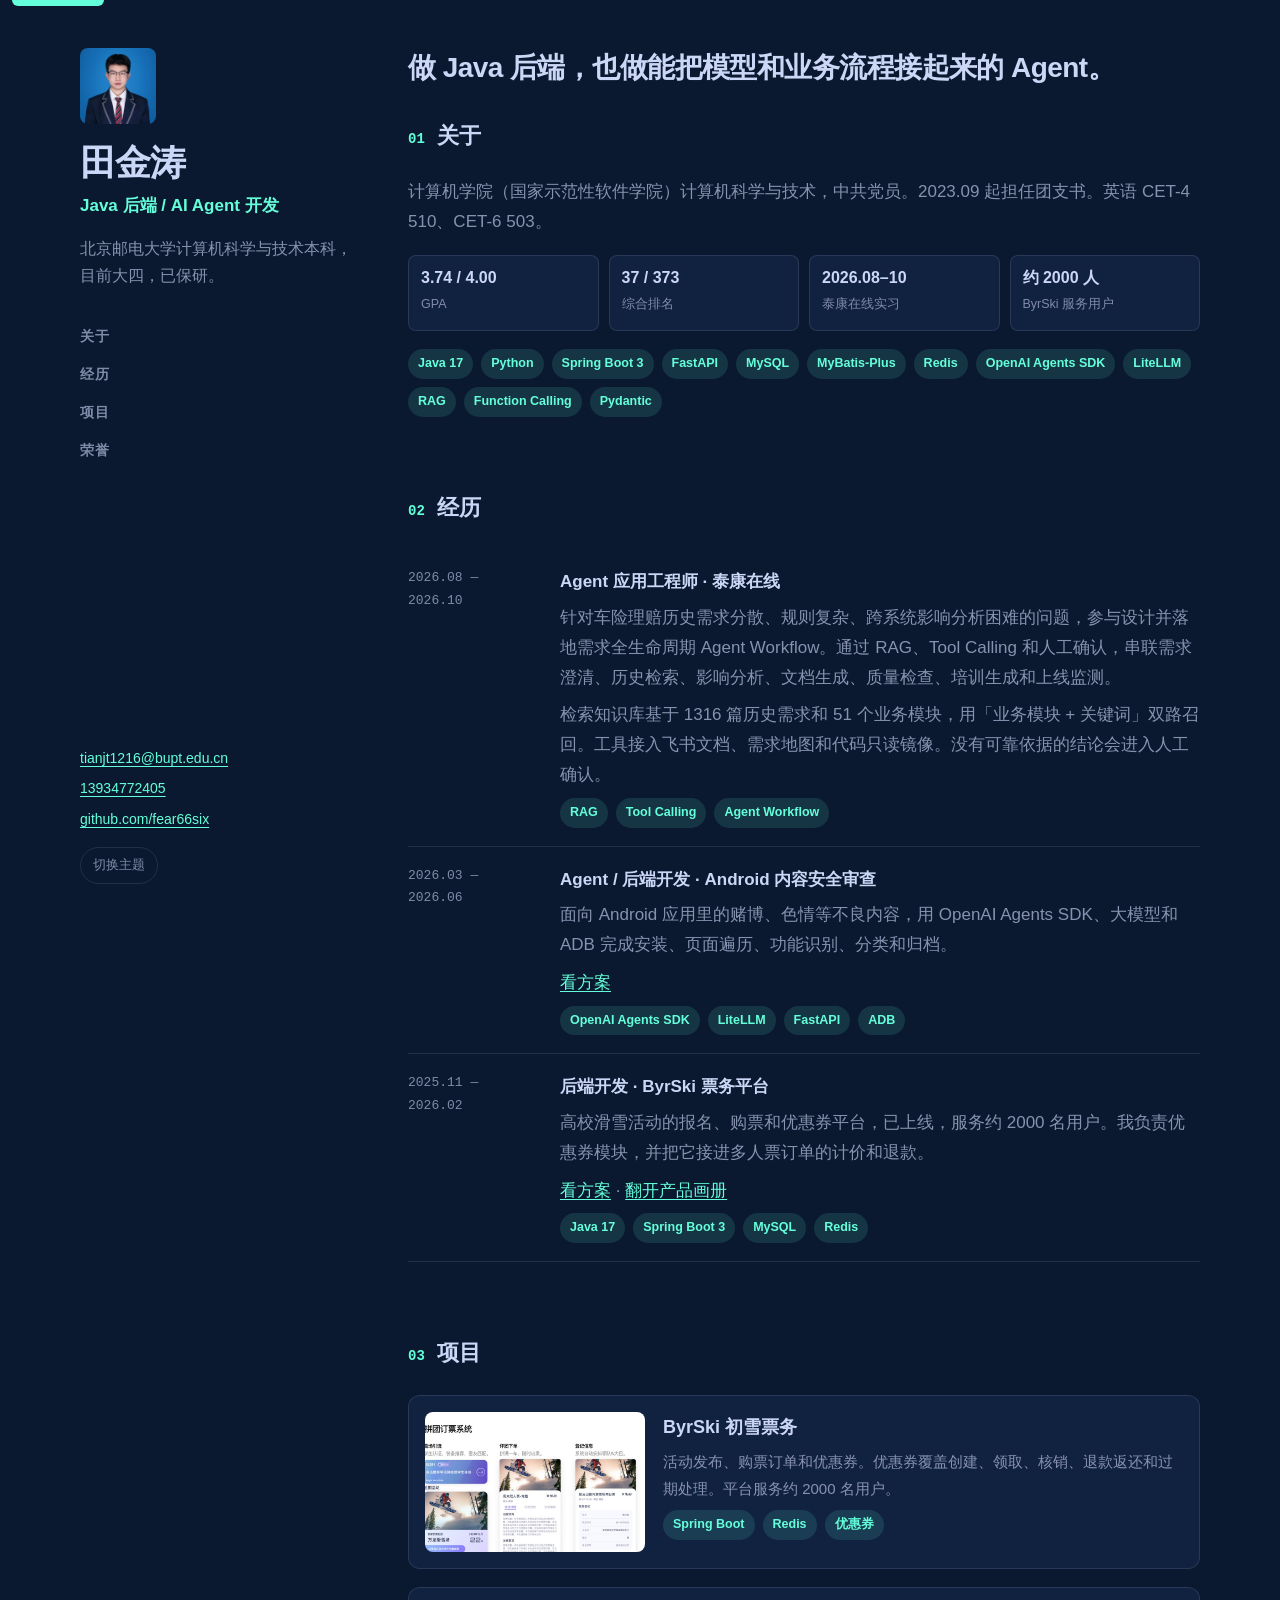
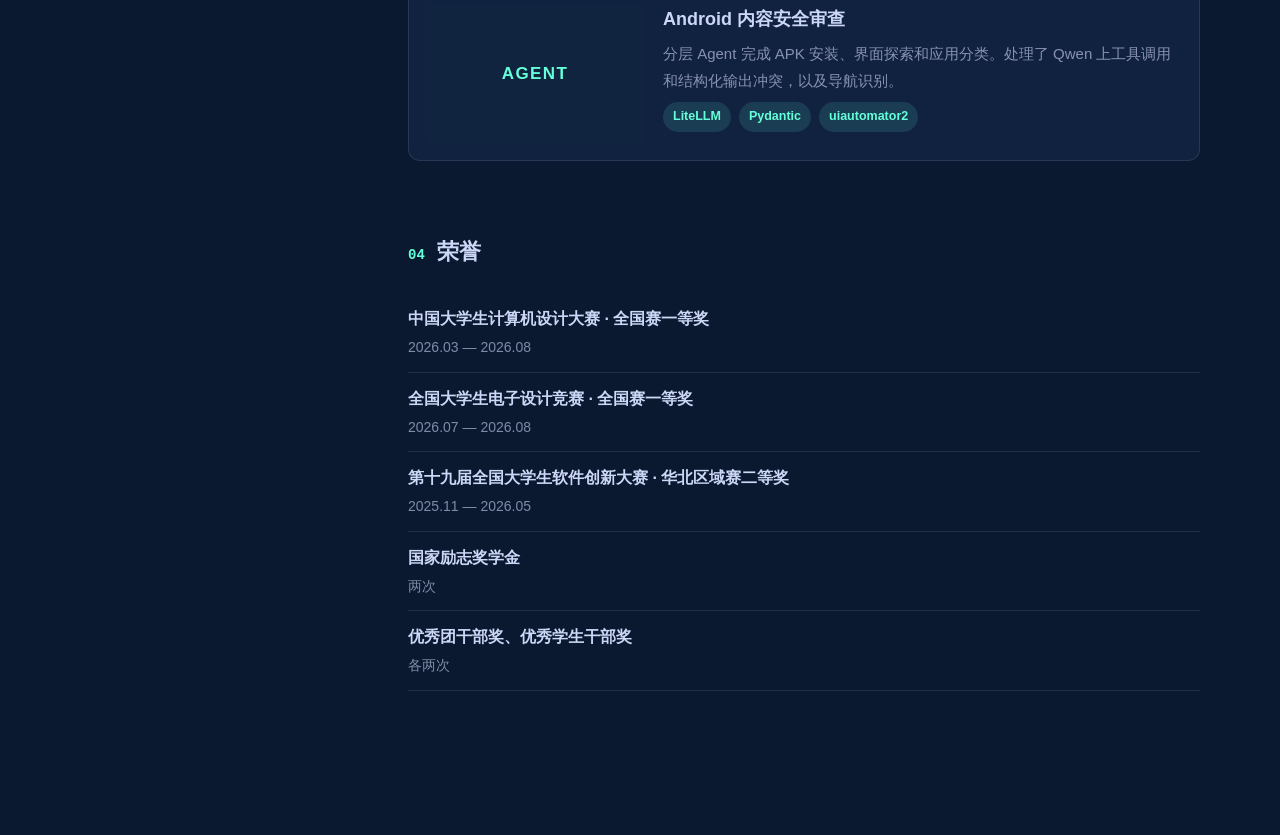
<file: index.html>
<!DOCTYPE html>
<html lang="zh-CN" data-theme="dark">
<head>
  <meta charset="UTF-8">
  <meta name="viewport" content="width=device-width, initial-scale=1.0">
  <meta name="description" content="田金涛，北京邮电大学计算机科学与技术本科，已保研。Java 后端与 AI Agent 开发。">
  <meta property="og:title" content="田金涛 · Java 后端与 AI Agent 开发">
  <meta property="og:description" content="北京邮电大学计算机科学与技术本科，已保研。作品包括内容安全审查和 ByrSki 票务平台。">
  <meta property="og:image" content="assets/og.png">
  <meta name="theme-color" content="#0a192f">
  <title>田金涛 · Java 后端与 AI Agent 开发</title>
  <link rel="icon" href="favicon.svg" type="image/svg+xml">
  <link rel="stylesheet" href="site.css">
  <script src="theme.js"></script>
</head>
<body data-nav="off">
  <a class="skip" href="#about">跳到正文</a>
  <div class="shell">
    <aside class="identity">
      <img class="portrait" src="assets/portrait.jpg" width="76" height="76" alt="田金涛的证件照">
      <h1>田金涛</h1>
      <p class="role">Java 后端 / AI Agent 开发</p>
      <p class="lede">北京邮电大学计算机科学与技术本科，目前大四，已保研。</p>
      <ul class="side-nav">
        <li><a href="#about">关于</a></li>
        <li><a href="#experience">经历</a></li>
        <li><a href="#projects">项目</a></li>
        <li><a href="#honors">荣誉</a></li>
      </ul>
      <div class="side-links">
        <a href="mailto:tianjt1216@bupt.edu.cn">tianjt1216@bupt.edu.cn</a>
        <a href="tel:+8613934772405">13934772405</a>
        <a href="https://github.com/fear66six" target="_blank" rel="noreferrer">github.com/fear66six</a>
      </div>
      <button class="theme-btn" type="button" data-theme-toggle>切换主题</button>
    </aside>

    <main class="content" id="main">
      <p class="intro-line">做 Java 后端，也做能把模型和业务流程接起来的 Agent。</p>

      <section id="about">
        <h2 class="sec-title"><span>01</span>关于</h2>
        <p>计算机学院（国家示范性软件学院）计算机科学与技术，中共党员。2023.09 起担任团支书。英语 CET-4 510、CET-6 503。</p>
        <div class="stats">
          <div class="stat"><b>3.74 / 4.00</b><span>GPA</span></div>
          <div class="stat"><b>37 / 373</b><span>综合排名</span></div>
          <div class="stat"><b>2026.08–10</b><span>泰康在线实习</span></div>
          <div class="stat"><b>约 2000 人</b><span>ByrSki 服务用户</span></div>
        </div>
        <ul class="pills" style="margin-top:18px">
          <li>Java 17</li><li>Python</li><li>Spring Boot 3</li><li>FastAPI</li>
          <li>MySQL</li><li>MyBatis-Plus</li><li>Redis</li><li>OpenAI Agents SDK</li>
          <li>LiteLLM</li><li>RAG</li><li>Function Calling</li><li>Pydantic</li>
        </ul>
      </section>

      <section id="experience">
        <h2 class="sec-title"><span>02</span>经历</h2>
        <article class="job">
          <time datetime="2026-08">2026.08 — 2026.10</time>
          <div>
            <h3>Agent 应用工程师 · 泰康在线</h3>
            <p>针对车险理赔历史需求分散、规则复杂、跨系统影响分析困难的问题，参与设计并落地需求全生命周期 Agent Workflow。通过 RAG、Tool Calling 和人工确认，串联需求澄清、历史检索、影响分析、文档生成、质量检查、培训生成和上线监测。</p>
            <p>检索知识库基于 1316 篇历史需求和 51 个业务模块，用「业务模块 + 关键词」双路召回。工具接入飞书文档、需求地图和代码只读镜像。没有可靠依据的结论会进入人工确认。</p>
            <ul class="pills"><li>RAG</li><li>Tool Calling</li><li>Agent Workflow</li></ul>
          </div>
        </article>
        <article class="job">
          <time datetime="2026-03">2026.03 — 2026.06</time>
          <div>
            <h3>Agent / 后端开发 · Android 内容安全审查</h3>
            <p>面向 Android 应用里的赌博、色情等不良内容，用 OpenAI Agents SDK、大模型和 ADB 完成安装、页面遍历、功能识别、分类和归档。</p>
            <p><a href="projects/app-explorer/">看方案</a></p>
            <ul class="pills"><li>OpenAI Agents SDK</li><li>LiteLLM</li><li>FastAPI</li><li>ADB</li></ul>
          </div>
        </article>
        <article class="job">
          <time datetime="2025-11">2025.11 — 2026.02</time>
          <div>
            <h3>后端开发 · ByrSki 票务平台</h3>
            <p>高校滑雪活动的报名、购票和优惠券平台，已上线，服务约 2000 名用户。我负责优惠券模块，并把它接进多人票订单的计价和退款。</p>
            <p><a href="projects/byrski/">看方案</a> · <a href="projects/byrski/showcase/">翻开产品画册</a></p>
            <ul class="pills"><li>Java 17</li><li>Spring Boot 3</li><li>MySQL</li><li>Redis</li></ul>
          </div>
        </article>
      </section>

      <section id="projects">
        <h2 class="sec-title"><span>03</span>项目</h2>
        <div class="cards">
          <a class="project" href="projects/byrski/">
            <img src="assets/byrski/group.jpg" alt="ByrSki 拼团订票界面">
            <div>
              <h3>ByrSki 初雪票务</h3>
              <p>活动发布、购票订单和优惠券。优惠券覆盖创建、领取、核销、退款返还和过期处理。平台服务约 2000 名用户。</p>
              <ul class="pills"><li>Spring Boot</li><li>Redis</li><li>优惠券</li></ul>
            </div>
          </a>
          <a class="project" href="projects/app-explorer/">
            <div class="ph">AGENT</div>
            <div>
              <h3>Android 内容安全审查</h3>
              <p>分层 Agent 完成 APK 安装、界面探索和应用分类。处理了 Qwen 上工具调用和结构化输出冲突，以及导航识别。</p>
              <ul class="pills"><li>LiteLLM</li><li>Pydantic</li><li>uiautomator2</li></ul>
            </div>
          </a>
        </div>
      </section>

      <section id="honors">
        <h2 class="sec-title"><span>04</span>荣誉</h2>
        <article class="honor"><h3>中国大学生计算机设计大赛 · 全国赛一等奖</h3><p>2026.03 — 2026.08</p></article>
        <article class="honor"><h3>全国大学生电子设计竞赛 · 全国赛一等奖</h3><p>2026.07 — 2026.08</p></article>
        <article class="honor"><h3>第十九届全国大学生软件创新大赛 · 华北区域赛二等奖</h3><p>2025.11 — 2026.05</p></article>
        <article class="honor"><h3>国家励志奖学金</h3><p>两次</p></article>
        <article class="honor"><h3>优秀团干部奖、优秀学生干部奖</h3><p>各两次</p></article>
      </section>
    </main>
  </div>
</body>
</html>
</file>
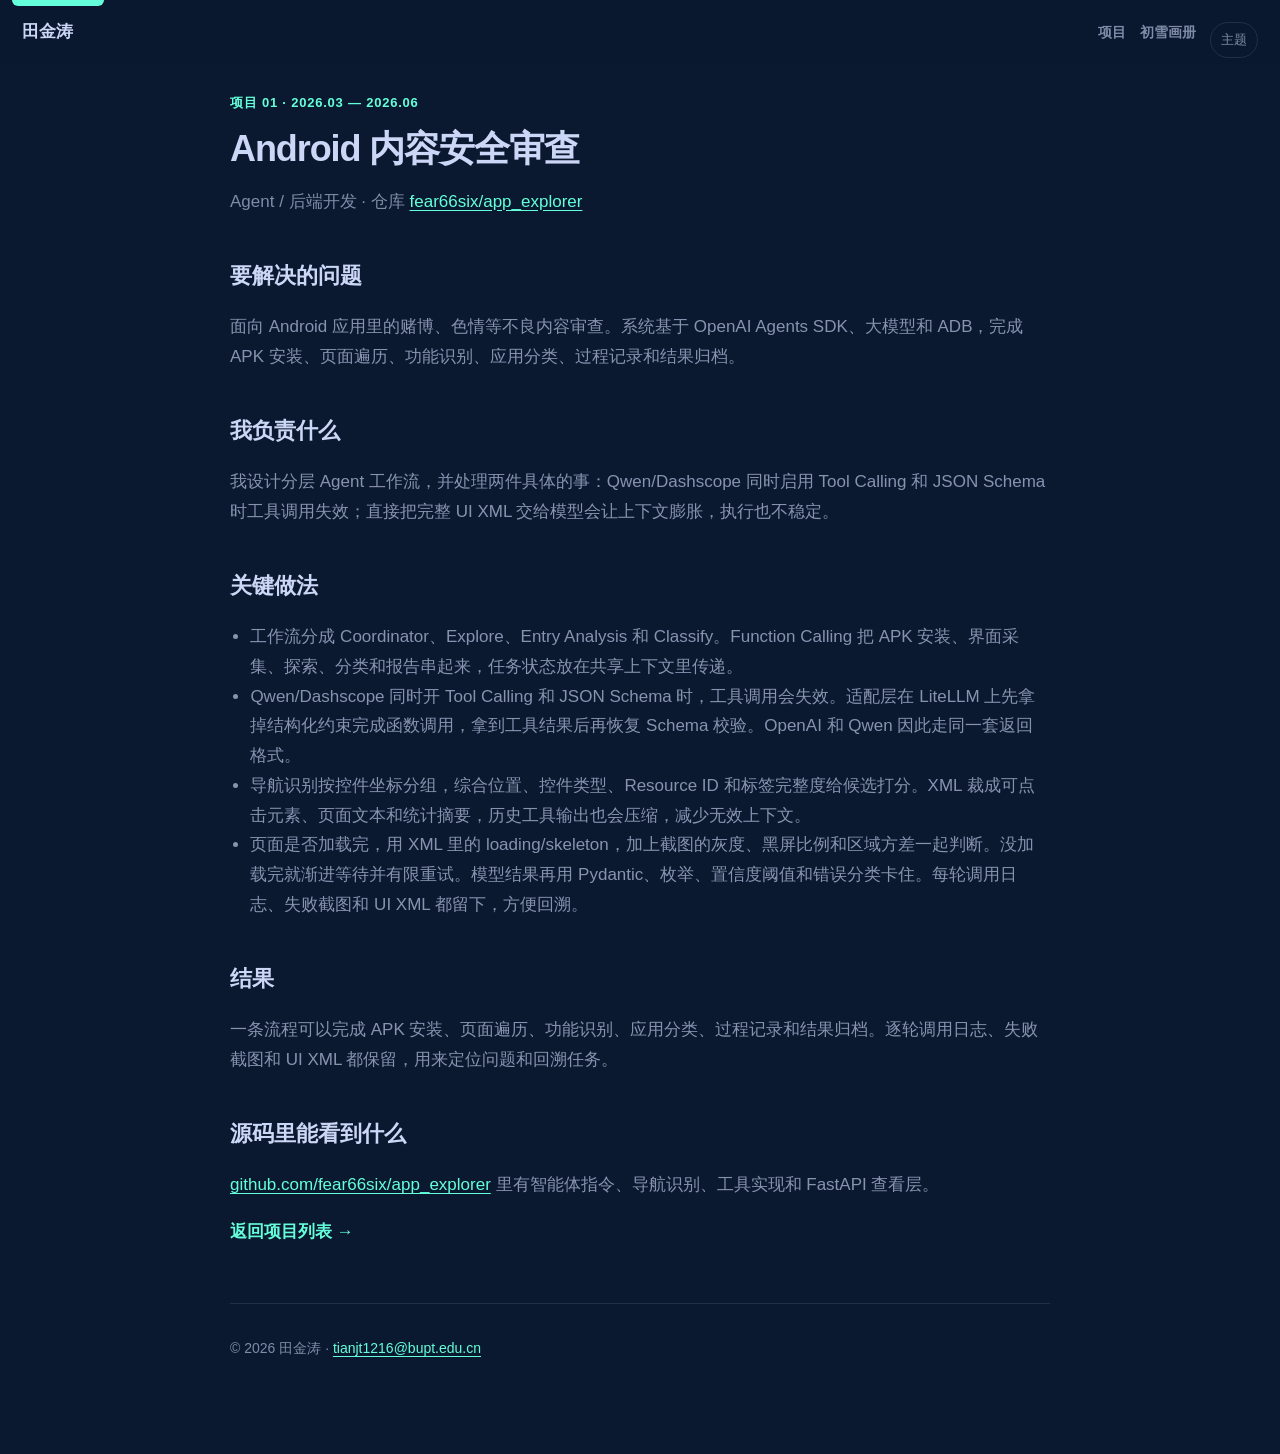
<file: projects/app-explorer/index.html>
<!DOCTYPE html>
<html lang="zh-CN" data-theme="dark">
<head>
  <meta charset="UTF-8">
  <meta name="viewport" content="width=device-width, initial-scale=1.0">
  <meta name="description" content="田金涛参与的 Android 内容安全审查系统：用多智能体完成安装、探索、分类和结果归档。">
  <meta property="og:title" content="Android 内容安全审查 · 田金涛">
  <meta property="og:description" content="针对人工审查效率低、结果不稳定的问题，用多智能体和结构化输出做 Android 应用内容审查。">
  <meta property="og:image" content="../../assets/og.png">
  <meta name="theme-color" content="#0a192f">
  <title>Android 内容安全审查 · 田金涛</title>
  <link rel="icon" href="../../favicon.svg" type="image/svg+xml">
  <link rel="stylesheet" href="../../site.css">
  <script src="../../theme.js"></script>
  <script src="../../nav.js" defer></script>
</head>
<body>
  <a class="skip" href="#main">跳到正文</a>
  <main class="page" id="main">
    <p class="kicker">项目 01 · 2026.03 — 2026.06</p>
    <h1>Android 内容安全审查</h1>
    <p class="meta">Agent / 后端开发 · 仓库 <a href="https://github.com/fear66six/app_explorer" target="_blank" rel="noreferrer">fear66six/app_explorer</a></p>

    <h2>要解决的问题</h2>
    <p>面向 Android 应用里的赌博、色情等不良内容审查。系统基于 OpenAI Agents SDK、大模型和 ADB，完成 APK 安装、页面遍历、功能识别、应用分类、过程记录和结果归档。</p>

    <h2>我负责什么</h2>
    <p>我设计分层 Agent 工作流，并处理两件具体的事：Qwen/Dashscope 同时启用 Tool Calling 和 JSON Schema 时工具调用失效；直接把完整 UI XML 交给模型会让上下文膨胀，执行也不稳定。</p>

    <h2>关键做法</h2>
    <ul>
      <li>工作流分成 Coordinator、Explore、Entry Analysis 和 Classify。Function Calling 把 APK 安装、界面采集、探索、分类和报告串起来，任务状态放在共享上下文里传递。</li>
      <li>Qwen/Dashscope 同时开 Tool Calling 和 JSON Schema 时，工具调用会失效。适配层在 LiteLLM 上先拿掉结构化约束完成函数调用，拿到工具结果后再恢复 Schema 校验。OpenAI 和 Qwen 因此走同一套返回格式。</li>
      <li>导航识别按控件坐标分组，综合位置、控件类型、Resource ID 和标签完整度给候选打分。XML 裁成可点击元素、页面文本和统计摘要，历史工具输出也会压缩，减少无效上下文。</li>
      <li>页面是否加载完，用 XML 里的 loading/skeleton，加上截图的灰度、黑屏比例和区域方差一起判断。没加载完就渐进等待并有限重试。模型结果再用 Pydantic、枚举、置信度阈值和错误分类卡住。每轮调用日志、失败截图和 UI XML 都留下，方便回溯。</li>
    </ul>

    <h2>结果</h2>
    <p>一条流程可以完成 APK 安装、页面遍历、功能识别、应用分类、过程记录和结果归档。逐轮调用日志、失败截图和 UI XML 都保留，用来定位问题和回溯任务。</p>

    <h2>源码里能看到什么</h2>
    <p><a href="https://github.com/fear66six/app_explorer" target="_blank" rel="noreferrer">github.com/fear66six/app_explorer</a> 里有智能体指令、导航识别、工具实现和 FastAPI 查看层。</p>
    <a class="more-link" href="../../#projects">返回项目列表 →</a>

    <footer class="site-footer">
      <p class="small">© <span id="year">2026</span> 田金涛 · <a href="mailto:tianjt1216@bupt.edu.cn">tianjt1216@bupt.edu.cn</a></p>
    </footer>
  </main>
  <script>document.getElementById('year').textContent = new Date().getFullYear();</script>
</body>
</html>
</file>
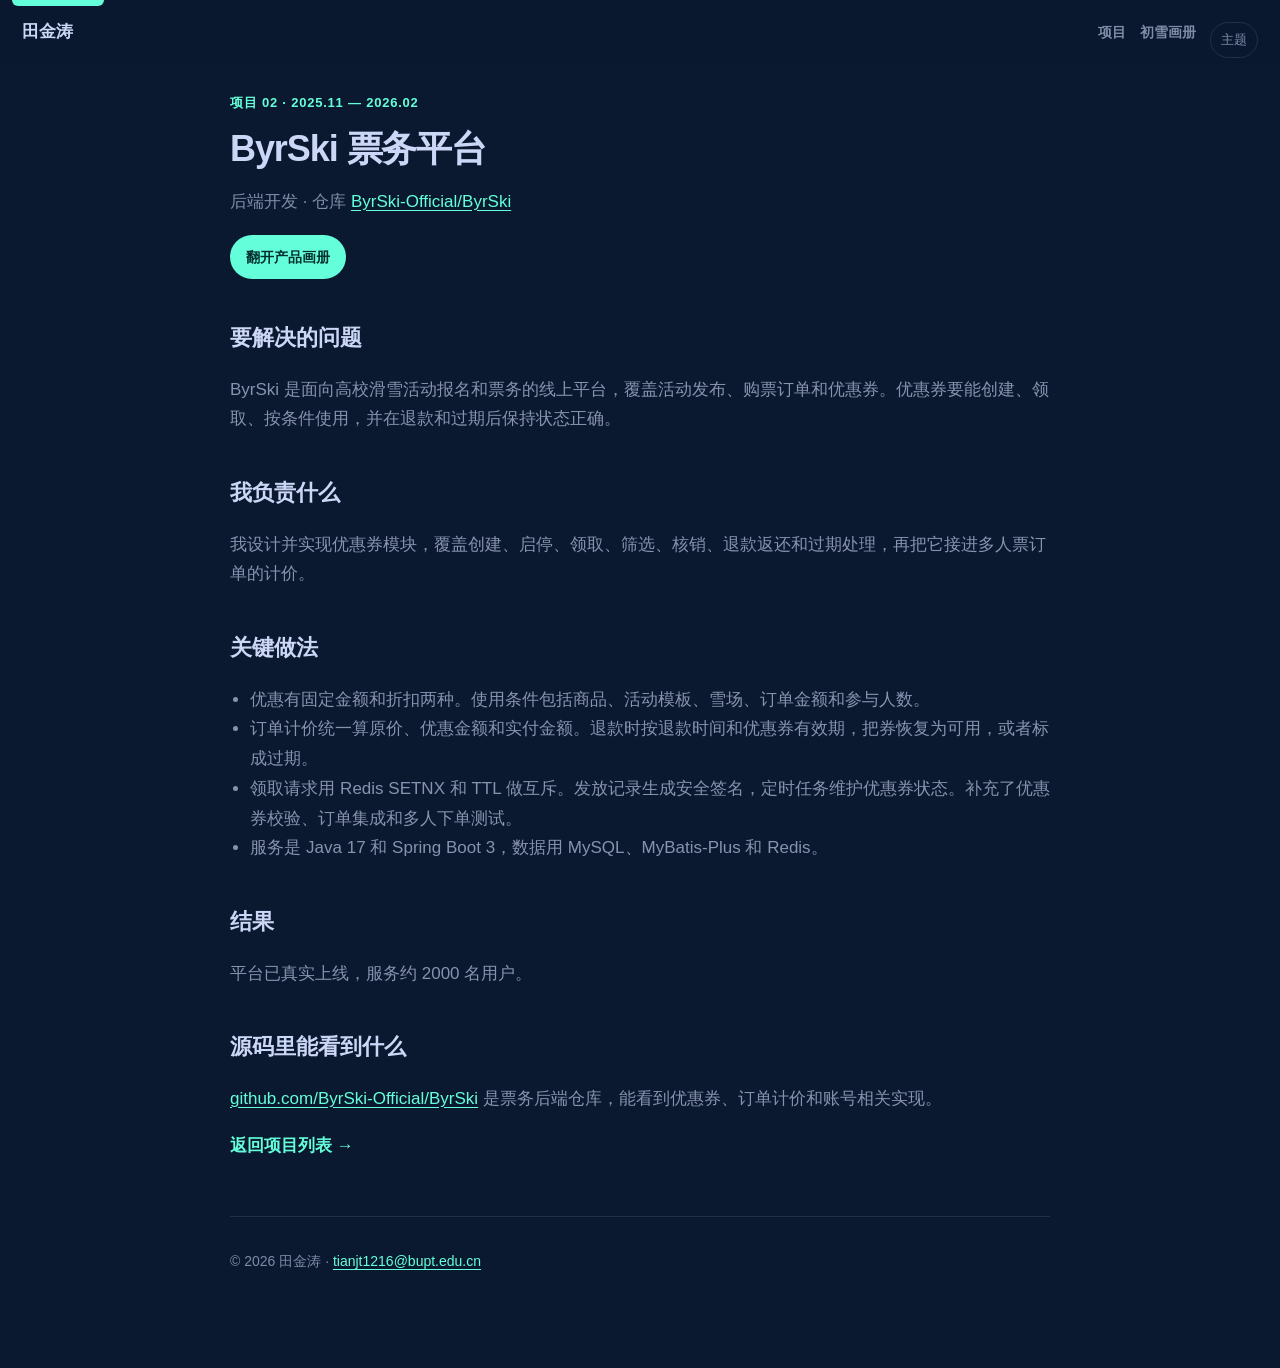
<file: projects/byrski/index.html>
<!DOCTYPE html>
<html lang="zh-CN" data-theme="dark">
<head>
  <meta charset="UTF-8">
  <meta name="viewport" content="width=device-width, initial-scale=1.0">
  <meta name="description" content="田金涛在 ByrSki 负责优惠券模块，并接入多人票订单计价。平台服务约 2000 名用户。">
  <meta property="og:title" content="ByrSki 票务平台 · 田金涛">
  <meta property="og:description" content="高校滑雪活动报名与购票。优惠券覆盖领取、核销、退款返还，并接入订单计价。平台服务约 2000 名用户。">
  <meta property="og:image" content="../../assets/og.png">
  <meta name="theme-color" content="#0a192f">
  <title>ByrSki 票务平台 · 田金涛</title>
  <link rel="icon" href="../../favicon.svg" type="image/svg+xml">
  <link rel="stylesheet" href="../../site.css">
  <script src="../../theme.js"></script>
  <script src="../../nav.js" defer></script>
</head>
<body>
  <a class="skip" href="#main">跳到正文</a>
  <main class="page" id="main">
    <p class="kicker">项目 02 · 2025.11 — 2026.02</p>
    <h1>ByrSki 票务平台</h1>
    <p class="meta">后端开发 · 仓库 <a href="https://github.com/ByrSki-Official/ByrSki" target="_blank" rel="noreferrer">ByrSki-Official/ByrSki</a></p>
    <div class="contact-row">
      <a class="contact-btn contact-btn--dark" href="showcase/">翻开产品画册</a>
    </div>

    <h2>要解决的问题</h2>
    <p>ByrSki 是面向高校滑雪活动报名和票务的线上平台，覆盖活动发布、购票订单和优惠券。优惠券要能创建、领取、按条件使用，并在退款和过期后保持状态正确。</p>

    <h2>我负责什么</h2>
    <p>我设计并实现优惠券模块，覆盖创建、启停、领取、筛选、核销、退款返还和过期处理，再把它接进多人票订单的计价。</p>

    <h2>关键做法</h2>
    <ul>
      <li>优惠有固定金额和折扣两种。使用条件包括商品、活动模板、雪场、订单金额和参与人数。</li>
      <li>订单计价统一算原价、优惠金额和实付金额。退款时按退款时间和优惠券有效期，把券恢复为可用，或者标成过期。</li>
      <li>领取请求用 Redis SETNX 和 TTL 做互斥。发放记录生成安全签名，定时任务维护优惠券状态。补充了优惠券校验、订单集成和多人下单测试。</li>
      <li>服务是 Java 17 和 Spring Boot 3，数据用 MySQL、MyBatis-Plus 和 Redis。</li>
    </ul>

    <h2>结果</h2>
    <p>平台已真实上线，服务约 2000 名用户。</p>

    <h2>源码里能看到什么</h2>
    <p><a href="https://github.com/ByrSki-Official/ByrSki" target="_blank" rel="noreferrer">github.com/ByrSki-Official/ByrSki</a> 是票务后端仓库，能看到优惠券、订单计价和账号相关实现。</p>
    <a class="more-link" href="../../#projects">返回项目列表 →</a>

    <footer class="site-footer">
      <p class="small">© <span id="year">2026</span> 田金涛 · <a href="mailto:tianjt1216@bupt.edu.cn">tianjt1216@bupt.edu.cn</a></p>
    </footer>
  </main>
  <script>document.getElementById('year').textContent = new Date().getFullYear();</script>
</body>
</html>
</file>
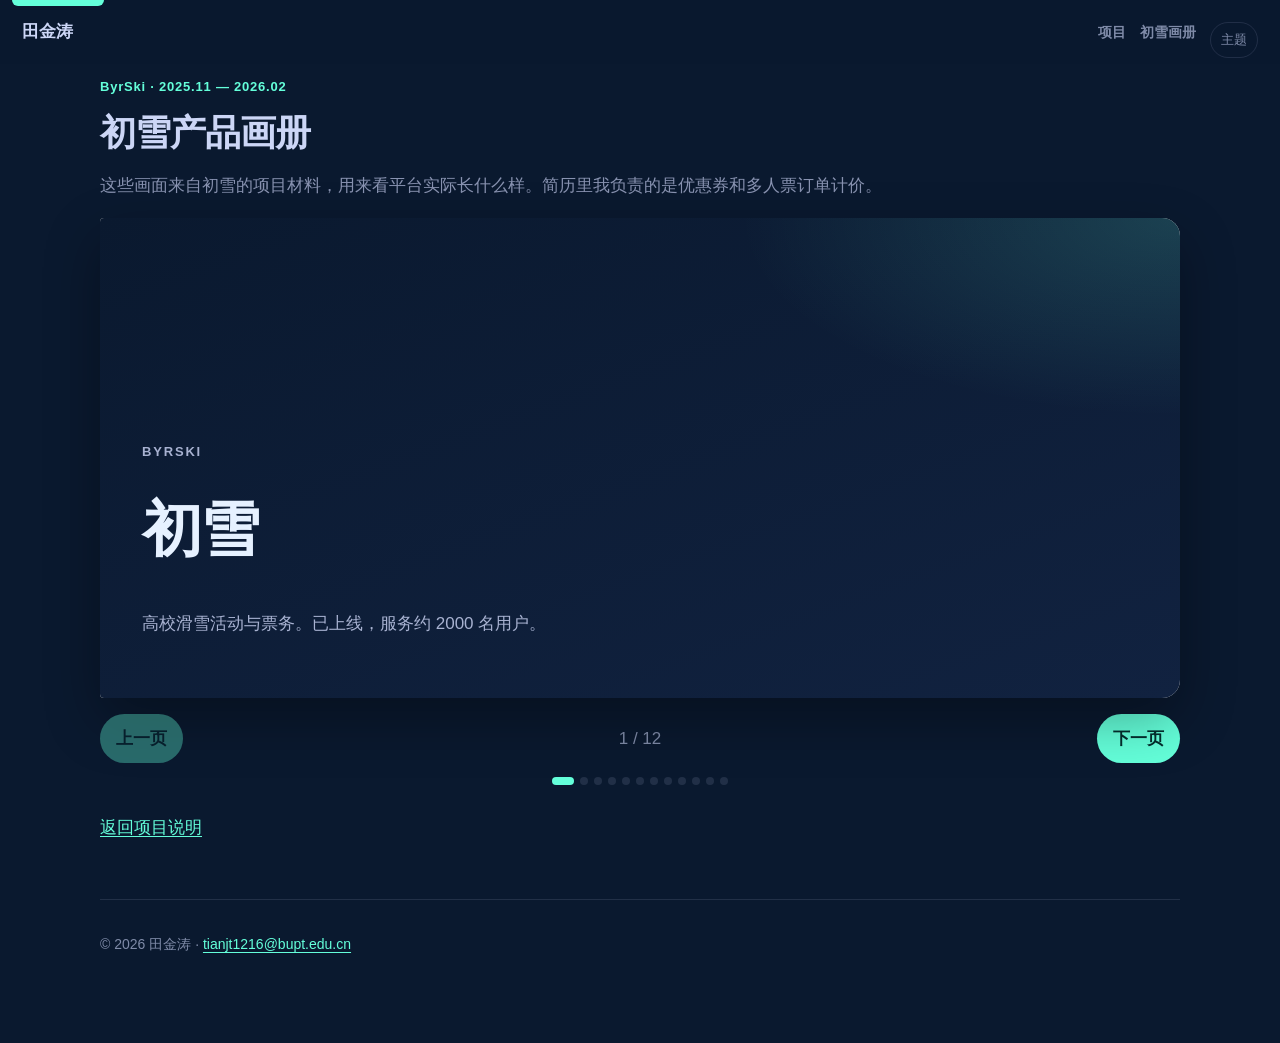
<file: projects/byrski/showcase/index.html>
<!DOCTYPE html>
<html lang="zh-CN" data-theme="dark">
<head>
  <meta charset="UTF-8">
  <meta name="viewport" content="width=device-width, initial-scale=1.0">
  <meta name="description" content="初雪 ByrSki 产品画册：拼团订票、雪具匹配、管理端和优惠券。画面来自项目材料。">
  <meta property="og:title" content="初雪产品画册 · 田金涛">
  <meta property="og:description" content="ByrSki 的小程序和管理端画面，用来补充平台实际长什么样。">
  <meta property="og:image" content="../../../assets/og.png">
  <meta name="theme-color" content="#0a192f">
  <title>初雪产品画册 · 田金涛</title>
  <link rel="icon" href="../../../favicon.svg" type="image/svg+xml">
  <link rel="stylesheet" href="../../../site.css">
  <script src="../../../theme.js"></script>
  <script src="../../../nav.js" defer></script>
</head>
<body>
  <a class="skip" href="#folio">跳到画册</a>
  <main class="site folio-wrap" id="main">
    <p class="kicker">ByrSki · 2025.11 — 2026.02</p>
    <h1>初雪产品画册</h1>
    <p>这些画面来自初雪的项目材料，用来看平台实际长什么样。简历里我负责的是优惠券和多人票订单计价。</p>

    <div class="folio" id="folio">
      <div class="folio-stage" id="folio-stage" tabindex="0" role="region" aria-roledescription="翻页画册" aria-label="初雪产品画册">
        <article class="sheet" id="folio-page"></article>
        <article class="sheet folio-leaf" id="folio-leaf" hidden></article>
      </div>
      <div class="folio-bar">
        <button type="button" id="folio-prev">上一页</button>
        <span class="folio-count" id="folio-count" aria-live="polite"></span>
        <button type="button" id="folio-next">下一页</button>
      </div>
      <div class="folio-dots" id="folio-dots" role="tablist" aria-label="画册页码"></div>
    </div>

    <p style="margin-top:28px"><a href="../">返回项目说明</a></p>
    <footer class="site-footer">
      <p class="small">© <span id="year">2026</span> 田金涛 · <a href="mailto:tianjt1216@bupt.edu.cn">tianjt1216@bupt.edu.cn</a></p>
    </footer>
  </main>
  <script>
    document.getElementById('year').textContent = new Date().getFullYear();
    var pages = [
      { kind: 'cover' },
      {
        src: '../../../assets/byrski/group.jpg', alt: '拼团订票系统的三列界面：雪场引流、评团下单、登记信息',
        no: '01', title: '拼团订票',
        text: '小程序把学生认证、近期活动和拼团下单放在一条路径里。下单页写的是「拼满一车，随时出发」。'
      },
      {
        src: '../../../assets/byrski/gear.jpg', alt: '雪具直达雪场、护具租赁计价和雪友匹配',
        no: '02', title: '雪具与雪友',
        text: '租赁按天数和件数计价，也能按滑雪水平把人匹配进同一组。'
      },
      {
        src: '../../../assets/byrski/buy.jpg', alt: 'ByrSki 小程序购票页，包含住宿、单双板和附加服务',
        no: '03', title: '小程序购票',
        text: '一张活动票里可以一起选住宿、单双板和雪镜雪服。画面上的姓名和号码是材料里的示例。'
      },
      {
        src: '../../../assets/byrski/ticket.jpg', alt: '订单凭证，示例行程从北京到崇礼',
        no: '04', title: '订单凭证',
        text: '下单后给出出发时间、上车地点和进场凭证。这张示例订单是从北京到崇礼。'
      },
      {
        src: '../../../assets/byrski/login.jpg', alt: 'ByrSki 登录页，左侧是滑雪照片',
        no: '05', title: '登录',
        text: '登录页用雪场照片做一半版面。邮箱已经从画面里去掉。'
      },
      {
        src: '../../../assets/byrski/admin.jpg', alt: '管理端首页，包含活动发布、合作管理、活动查看和优惠券管理',
        no: '06', title: '管理端',
        text: '管理端从这里进入活动发布、合作雪场、活动查看、账号和优惠券。'
      },
      {
        src: '../../../assets/byrski/activities.jpg', alt: '活动列表，按班车线路显示报名进度',
        no: '07', title: '活动列表',
        text: '每条班车线路单独列出开始、截止和报名人数。'
      },
      {
        src: '../../../assets/byrski/detail.jpg', alt: '活动详情，包含票务、住宿、车辆和附加服务',
        no: '08', title: '活动详情',
        text: '一个活动下面挂着票务、住宿、车辆、微信群和附加服务。'
      },
      {
        src: '../../../assets/byrski/resorts.jpg', alt: '合作雪场、服务区域、合作院校和上车点',
        no: '09', title: '雪场与上车点',
        text: '合作雪场按城市筛选。下面是服务区域、合作院校和各校上车点。'
      },
      {
        src: '../../../assets/byrski/coupons.jpg', alt: '优惠券管理列表，包含固定金额、使用门槛和有效期',
        no: '10', title: '优惠券', mine: true,
        text: '可以新建、启用、停止和删除。固定金额、使用门槛和有效期都在这一页。这是我在简历里负责的模块。'
      },
      { kind: 'end' }
    ];

    var index = 0;
    var busy = false;
    var pageEl = document.getElementById('folio-page');
    var leafEl = document.getElementById('folio-leaf');
    var countEl = document.getElementById('folio-count');
    var prevBtn = document.getElementById('folio-prev');
    var nextBtn = document.getElementById('folio-next');
    var dotsEl = document.getElementById('folio-dots');
    var stage = document.getElementById('folio-stage');

    function htmlFor(page) {
      if (page.kind === 'cover') {
        return '<div class="sheet-cover"><p class="sheet-mark">BYRSKI</p><h2>初雪</h2><p>高校滑雪活动与票务。已上线，服务约 2000 名用户。</p></div>';
      }
      if (page.kind === 'end') {
        return '<div class="sheet-end"><p class="sheet-mark">SOURCE</p><h2>看实现</h2><p>画册到这里。优惠券和订单计价的说明在项目页，后端仓库是 <a href="https://github.com/ByrSki-Official/ByrSki" target="_blank" rel="noreferrer">ByrSki-Official/ByrSki</a>。</p></div>';
      }
      return '<div class="sheet-figure"><img src="' + page.src + '" alt="' + page.alt + '"></div>' +
        '<div class="sheet-cap">' +
        (page.mine ? '<span class="mine">我负责的部分</span><br>' : '') +
        '<span class="no">' + page.no + '</span><h2>' + page.title + '</h2><p>' + page.text + '</p></div>';
    }

    function paint(el, i) { el.innerHTML = htmlFor(pages[i]); }

    function update() {
      countEl.textContent = (index + 1) + ' / ' + pages.length;
      prevBtn.disabled = index === 0 || busy;
      nextBtn.disabled = index === pages.length - 1 || busy;
      dotsEl.querySelectorAll('button').forEach(function (btn, i) {
        btn.classList.toggle('on', i === index);
        btn.setAttribute('aria-selected', i === index ? 'true' : 'false');
      });
    }

    function go(next) {
      if (busy || next === index || next < 0 || next >= pages.length) return;
      var reduce = window.matchMedia('(prefers-reduced-motion: reduce)').matches;
      var dir = next > index ? 1 : -1;
      if (reduce || Math.abs(next - index) > 1) {
        index = next;
        paint(pageEl, index);
        update();
        return;
      }
      busy = true;
      update();
      leafEl.hidden = false;
      leafEl.style.transition = 'none';
      if (dir > 0) {
        paint(leafEl, index);
        paint(pageEl, next);
        leafEl.style.transform = 'rotateY(0deg)';
      } else {
        paint(leafEl, next);
        leafEl.style.transform = 'rotateY(-180deg)';
      }
      requestAnimationFrame(function () {
        requestAnimationFrame(function () {
          leafEl.style.transition = 'transform .72s cubic-bezier(.45,.05,.2,1)';
          leafEl.style.transform = dir > 0 ? 'rotateY(-180deg)' : 'rotateY(0deg)';
        });
      });
      function done() {
        leafEl.removeEventListener('transitionend', done);
        leafEl.hidden = true;
        leafEl.style.transition = 'none';
        index = next;
        paint(pageEl, index);
        busy = false;
        update();
      }
      leafEl.addEventListener('transitionend', done);
    }

    pages.forEach(function (_, i) {
      var btn = document.createElement('button');
      btn.type = 'button';
      btn.setAttribute('role', 'tab');
      btn.setAttribute('aria-label', '第 ' + (i + 1) + ' 页');
      btn.addEventListener('click', function () { go(i); });
      dotsEl.appendChild(btn);
    });
    paint(pageEl, 0);
    update();
    prevBtn.addEventListener('click', function () { go(index - 1); });
    nextBtn.addEventListener('click', function () { go(index + 1); });
    stage.addEventListener('keydown', function (e) {
      if (e.key === 'ArrowRight') { e.preventDefault(); go(index + 1); }
      if (e.key === 'ArrowLeft') { e.preventDefault(); go(index - 1); }
    });
    var startX = 0;
    stage.addEventListener('pointerdown', function (e) { startX = e.clientX; });
    stage.addEventListener('pointerup', function (e) {
      var dx = e.clientX - startX;
      if (Math.abs(dx) < 40) return;
      go(index + (dx < 0 ? 1 : -1));
    });
  </script>
</body>
</html>
</file>
<file: site.css>
:root {
  --bg: #f8fafc;
  --bg-elev: #ffffff;
  --heading: #0f172a;
  --text: #334155;
  --muted: #64748b;
  --accent: #0f766e;
  --accent-soft: rgba(15, 118, 110, .12);
  --line: rgba(15, 23, 42, .1);
  --sans: ui-sans-serif, -apple-system, BlinkMacSystemFont, "Segoe UI", "PingFang SC", "Microsoft YaHei", sans-serif;
  --mono: ui-monospace, "SFMono-Regular", "Cascadia Mono", "PingFang SC", monospace;
  color-scheme: light;
}
:root[data-theme="dark"] {
  --bg: #0a192f;
  --bg-elev: #112240;
  --heading: #ccd6f6;
  --text: #8892b0;
  --muted: #7f8ba8;
  --accent: #64ffda;
  --accent-soft: rgba(100, 255, 218, .12);
  --line: rgba(204, 214, 246, .12);
  color-scheme: dark;
}
* { box-sizing: border-box; }
html { scroll-behavior: smooth; }
body {
  margin: 0; background: var(--bg); color: var(--text);
  font-family: var(--sans); font-size: 17px; line-height: 1.75;
  -webkit-font-smoothing: antialiased;
}
a { color: var(--accent); text-underline-offset: 3px; }
a:hover { text-decoration-thickness: 2px; }
:focus-visible { outline: 2px solid var(--accent); outline-offset: 3px; }
img { max-width: 100%; }
.skip {
  position: absolute; left: 12px; top: -40px; background: var(--accent); color: #042f2e;
  padding: 8px 12px; border-radius: 6px; z-index: 30;
}
.skip:focus { top: 12px; }

.shell {
  width: min(1120px, calc(100% - 40px));
  margin: 0 auto;
  display: grid;
  grid-template-columns: 280px minmax(0, 1fr);
  gap: 48px;
  padding: 48px 0 72px;
}
.identity {
  position: sticky; top: 32px; align-self: start;
  display: flex; flex-direction: column; min-height: calc(100vh - 64px);
}
.portrait { width: 76px; height: 76px; object-fit: cover; border-radius: 8px; margin-bottom: 18px; }
.identity h1 { margin: 0; color: var(--heading); font-size: 36px; letter-spacing: -0.03em; line-height: 1.15; }
.role { margin: 8px 0 0; color: var(--accent); font-weight: 650; }
.lede { margin: 14px 0 0; font-size: 15.5px; }
.side-nav { display: flex; flex-direction: column; gap: 8px; margin: 32px 0; padding: 0; list-style: none; }
.side-nav a {
  color: var(--muted); text-decoration: none; font-size: 14px; font-weight: 650; letter-spacing: .04em;
}
.side-nav a:hover, .side-nav a.on { color: var(--accent); }
.side-links { margin-top: auto; display: flex; flex-direction: column; gap: 6px; font-size: 14px; }
.side-links a { overflow-wrap: anywhere; }
.theme-btn {
  margin-top: 16px; align-self: flex-start; border: 1px solid var(--line); background: transparent;
  color: var(--muted); border-radius: 999px; padding: 6px 12px; cursor: pointer; font: inherit; font-size: 13px;
}

.content section { margin: 0 0 72px; scroll-margin-top: 24px; }
.sec-title {
  display: flex; align-items: baseline; gap: 12px; margin: 0 0 22px;
  color: var(--heading); font-size: 22px;
}
.sec-title span { color: var(--accent); font-family: var(--mono); font-size: 14px; font-weight: 600; }
.intro-line { margin: 0 0 28px; color: var(--heading); font-size: 28px; line-height: 1.45; font-weight: 700; letter-spacing: -0.02em; }
.stats { display: grid; grid-template-columns: repeat(4, 1fr); gap: 10px; margin: 18px 0 0; }
.stat { background: var(--bg-elev); border: 1px solid var(--line); border-radius: 8px; padding: 12px; }
.stat b { display: block; color: var(--heading); font-size: 16px; line-height: 1.3; }
.stat span { color: var(--muted); font-size: 12.5px; }

.job { display: grid; grid-template-columns: 132px 1fr; gap: 8px 20px; padding: 18px 0; border-bottom: 1px solid var(--line); }
.job time { color: var(--muted); font-family: var(--mono); font-size: 13px; }
.job h3 { margin: 0 0 6px; color: var(--heading); font-size: 17px; }
.job p { margin: 0 0 8px; }
.pills { display: flex; flex-wrap: wrap; gap: 8px; margin: 8px 0 0; padding: 0; list-style: none; }
.pills li, .tag {
  border-radius: 999px; padding: 4px 10px; background: var(--accent-soft); color: var(--accent);
  font-size: 12.5px; font-weight: 650;
}

.cards { display: grid; gap: 18px; }
.project {
  display: grid; grid-template-columns: 220px 1fr; gap: 18px; padding: 16px;
  background: var(--bg-elev); border: 1px solid var(--line); border-radius: 12px;
  color: inherit; text-decoration: none;
}
.project:hover { border-color: var(--accent); }
.project img, .project .ph {
  width: 100%; height: 140px; object-fit: cover; border-radius: 8px; background: #10243f;
}
.project h3 { margin: 0 0 6px; color: var(--heading); font-size: 18px; }
.project p { margin: 0; font-size: 15px; }
.ph { display: grid; place-items: center; color: var(--accent); font-weight: 700; letter-spacing: .08em; }

.honor { padding: 12px 0; border-bottom: 1px solid var(--line); }
.honor h3 { margin: 0; color: var(--heading); font-size: 16px; }
.honor p { margin: 2px 0 0; color: var(--muted); font-size: 14px; }

.page { width: min(820px, calc(100% - 40px)); margin: 0 auto; padding: 28px 0 80px; }
.kicker { color: var(--accent); font-size: 13px; font-weight: 700; letter-spacing: .06em; margin: 0 0 12px; }
.page h1, .folio-wrap h1 { color: var(--heading); font-size: 36px; letter-spacing: -0.03em; line-height: 1.2; margin: 0 0 12px; }
.page h2 { color: var(--heading); font-size: 22px; margin: 40px 0 12px; }
.page h3 { color: var(--heading); }
.page ul { padding-left: 1.2em; }
.meta { color: var(--muted); }
.contact-row { display: flex; flex-wrap: wrap; gap: 10px; margin: 18px 0; }
.contact-btn {
  display: inline-flex; align-items: center; border-radius: 999px; padding: 10px 16px;
  text-decoration: none; font-size: 14px; font-weight: 700;
}
.contact-btn--dark { background: var(--accent); color: #042f2e; }
.contact-btn--light { background: var(--bg-elev); color: var(--heading); border: 1px solid var(--line); }
.more-link { font-weight: 700; text-decoration: none; }
.more-row { display: flex; flex-wrap: wrap; gap: 8px 16px; }
.site-footer { margin-top: 56px; padding-top: 18px; border-top: 1px solid var(--line); color: var(--muted); font-size: 14px; }
.small { color: var(--muted); font-size: 14px; }

.folio-wrap { width: min(1080px, calc(100% - 40px)); margin: 0 auto; padding: 12px 0 72px; }
.folio { margin-top: 8px; }
.folio-stage { position: relative; perspective: 2200px; }
.sheet {
  background: #f7f4ef; color: #1c1917; border-radius: 4px 18px 18px 4px; overflow: hidden;
  box-shadow: 0 22px 55px rgba(0, 0, 0, .32); min-height: 480px;
}
.folio-leaf {
  position: absolute; inset: 0; z-index: 2; pointer-events: none;
  transform-origin: left center; backface-visibility: hidden;
}
.sheet-cover, .sheet-end {
  min-height: 480px; display: flex; flex-direction: column; justify-content: flex-end; padding: 42px;
  background: radial-gradient(800px 360px at 100% 0%, rgba(100, 255, 218, .16), transparent 55%), linear-gradient(160deg, #0a192f, #112240);
  color: #ccd6f6;
}
.sheet-cover h2, .sheet-end h2 { color: #e6f1ff; font-size: 60px; margin: 0 0 10px; letter-spacing: -0.03em; }
.sheet-cover p, .sheet-end p { color: #a8b2d1; }
.sheet-mark { color: #64ffda; font-size: 13px; font-weight: 700; letter-spacing: .14em; }
.sheet-figure { height: min(68vh, 620px); display: flex; align-items: center; justify-content: center; background: #f3f0ea; }
.sheet-figure img { max-width: 100%; max-height: 100%; object-fit: contain; }
.sheet-cap { padding: 16px 22px 20px; }
.sheet-cap .no { color: #0f766e; font-size: 12px; font-weight: 700; }
.sheet-cap h2 { color: #1c1917; font-size: 22px; margin: 2px 0 6px; }
.sheet-cap p { margin: 0; color: #44403c; font-size: 15px; }
.sheet-cap .mine { display: inline-block; margin-bottom: 6px; padding: 2px 8px; border-radius: 999px; background: rgba(15, 118, 110, .12); color: #0f766e; font-size: 12px; font-weight: 700; }
.folio-bar { display: flex; align-items: center; justify-content: space-between; gap: 12px; margin-top: 16px; }
.folio-bar button {
  border: none; border-radius: 999px; padding: 10px 16px; cursor: pointer;
  background: var(--accent); color: #042f2e; font: inherit; font-weight: 700;
}
.folio-bar button:disabled { opacity: .35; cursor: default; }
.folio-count { color: var(--muted); font-variant-numeric: tabular-nums; }
.folio-dots { display: flex; flex-wrap: wrap; gap: 6px; justify-content: center; margin: 14px 0 0; padding: 0; list-style: none; }
.folio-dots button { width: 8px; height: 8px; border: 0; border-radius: 999px; padding: 0; background: var(--line); cursor: pointer; }
.folio-dots button.on { width: 22px; background: var(--accent); }

@media (max-width: 900px) {
  .shell { grid-template-columns: 1fr; width: min(720px, calc(100% - 32px)); padding-top: 28px; }
  .identity { position: static; min-height: 0; }
  .side-nav { flex-direction: row; flex-wrap: wrap; margin: 18px 0; }
  .side-links { margin-top: 8px; }
  .stats, .job, .project { grid-template-columns: 1fr; }
  .intro-line { font-size: 24px; }
}
@media (max-width: 640px) {
  .stats { grid-template-columns: 1fr 1fr; }
  .sheet-cover h2, .sheet-end h2 { font-size: 42px; }
  .sheet-figure { height: min(52vh, 420px); }
  .page h1, .folio-wrap h1 { font-size: 30px; }
}
@media (prefers-reduced-motion: reduce) {
  html { scroll-behavior: auto; }
  *, *::before, *::after { animation: none !important; transition: none !important; }
}
</file>
